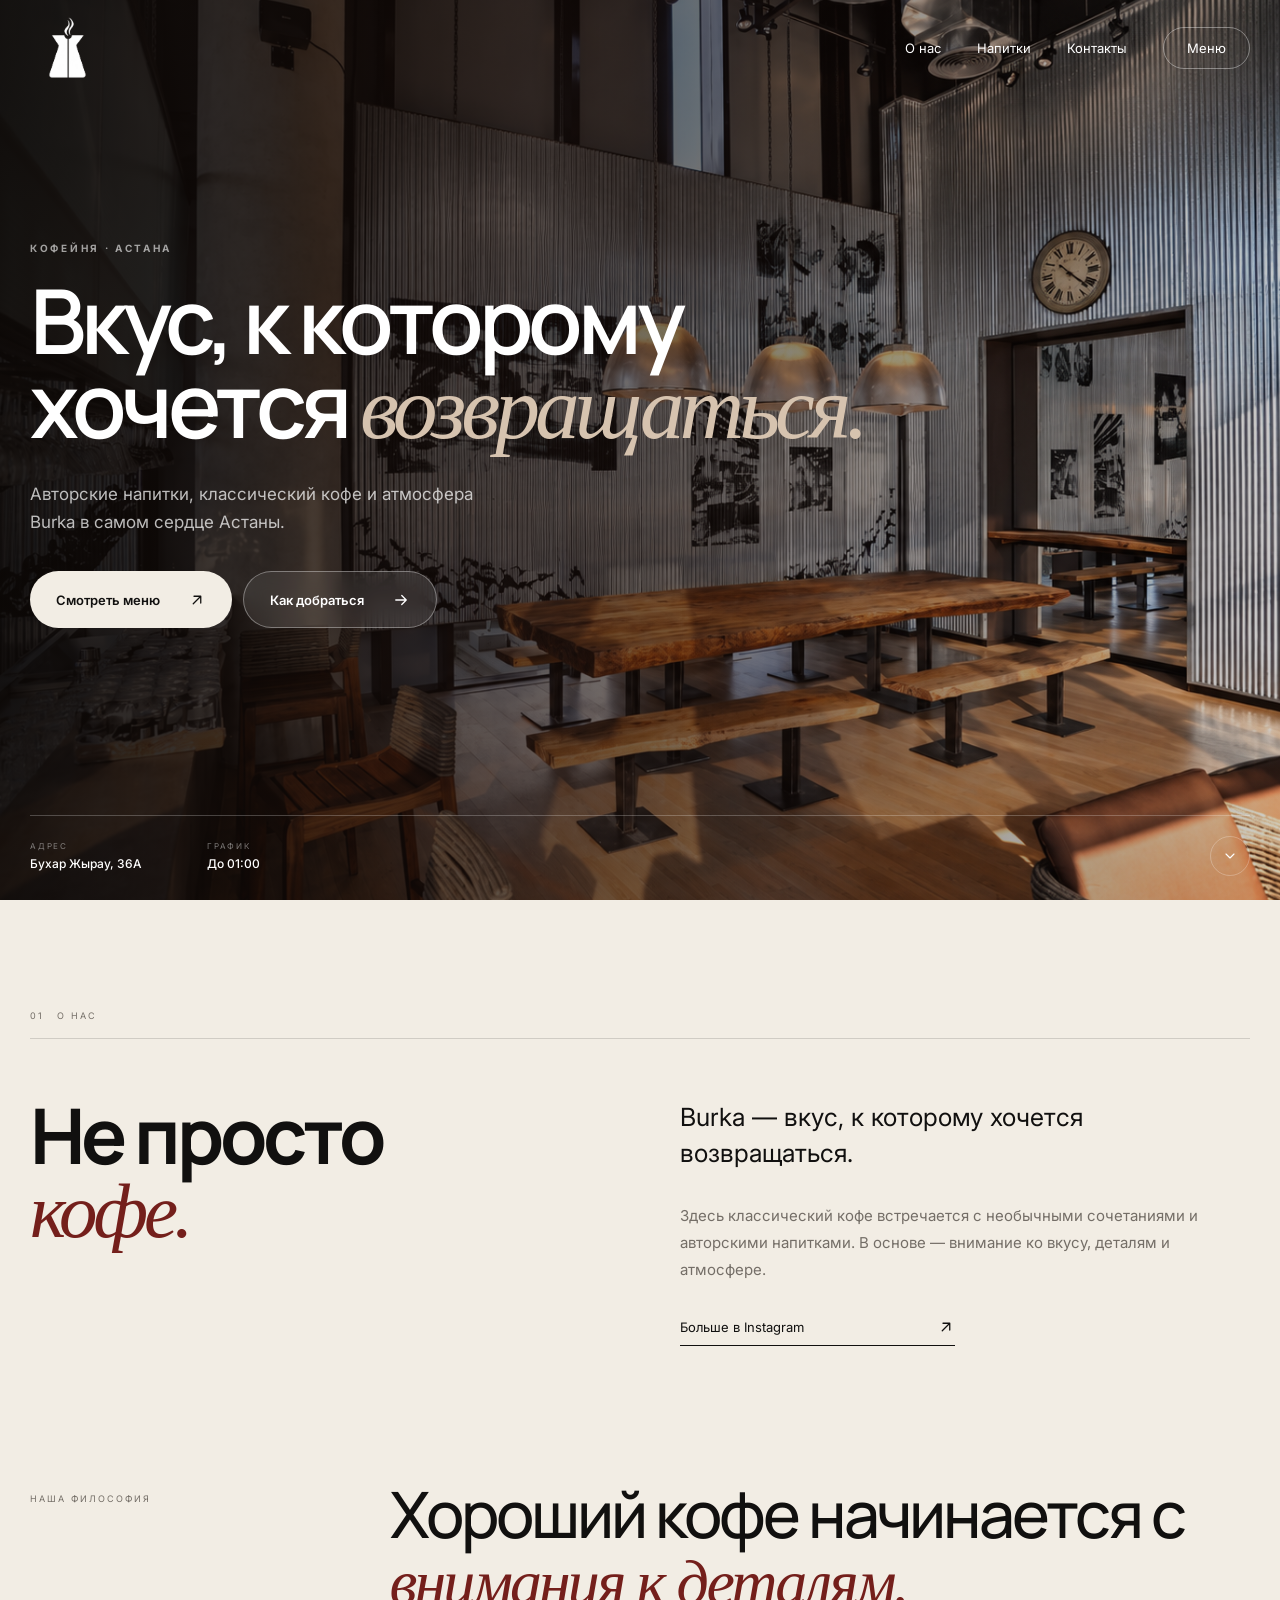
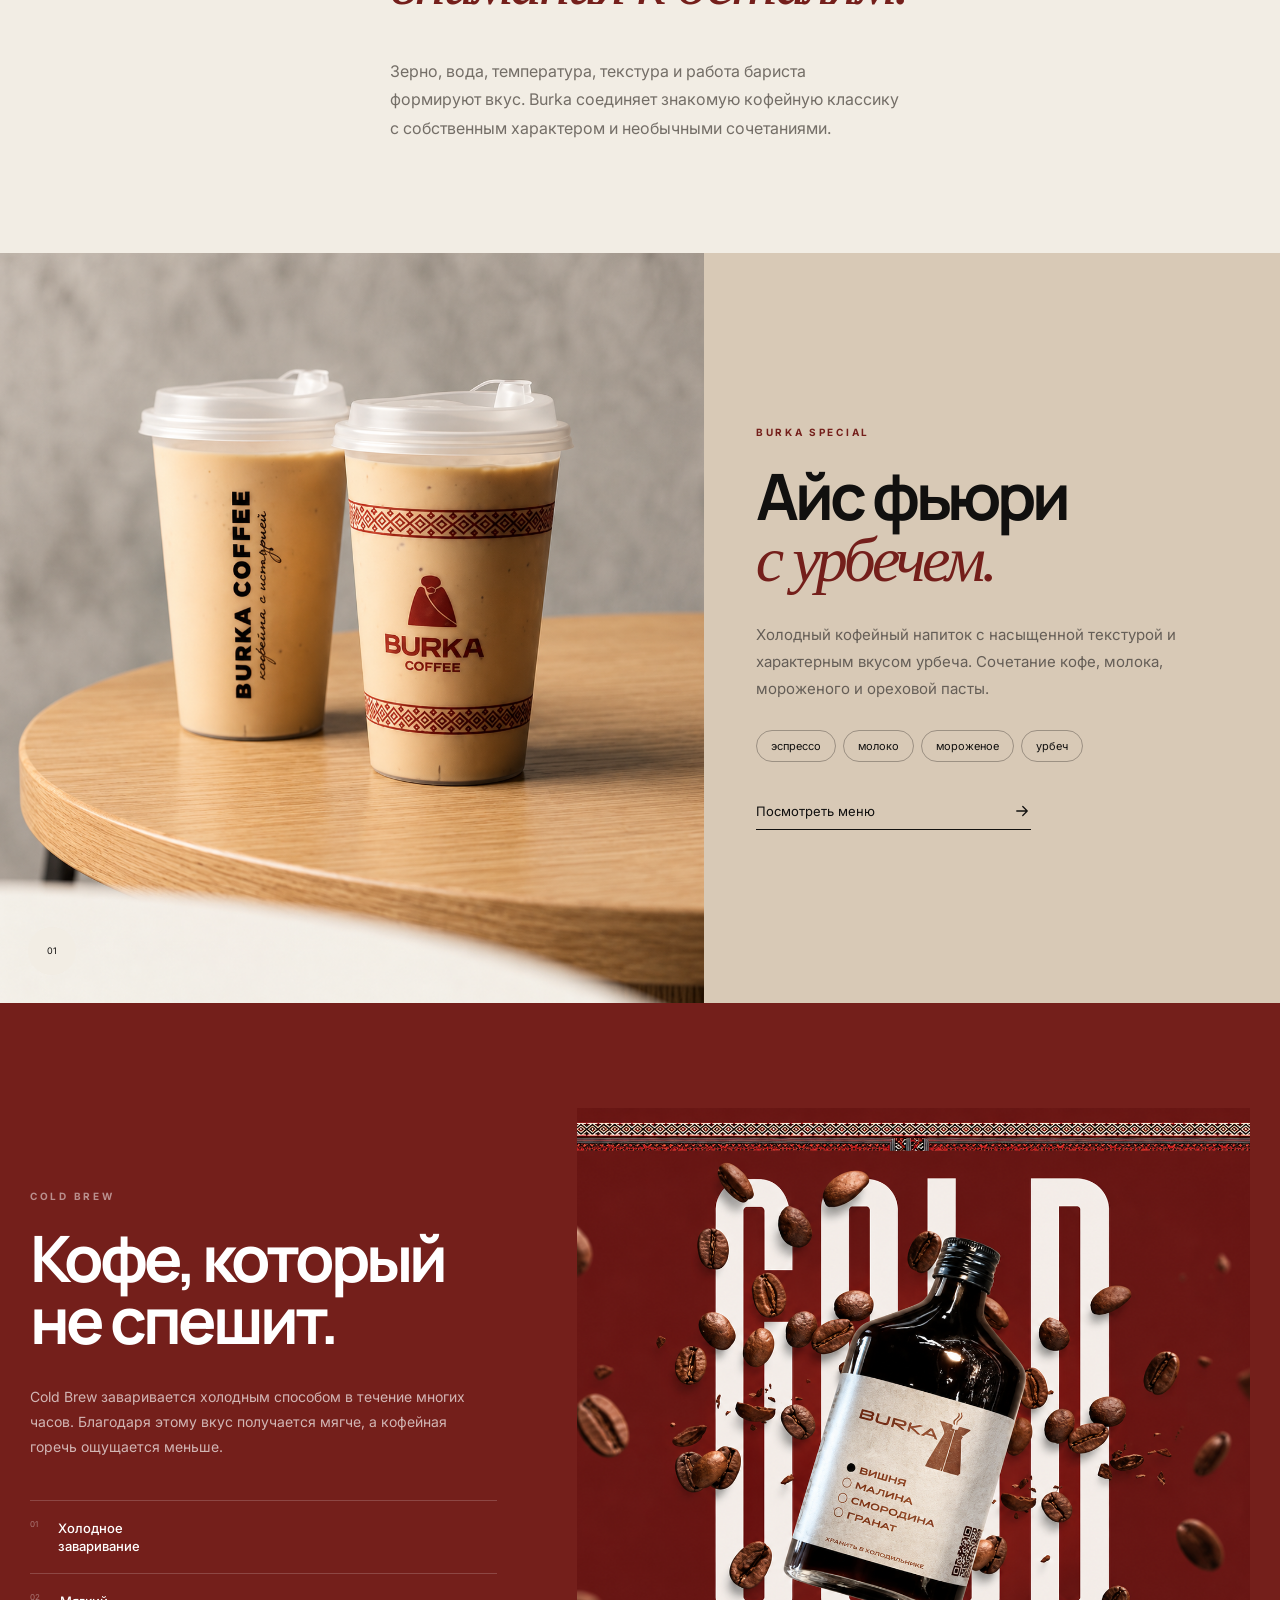
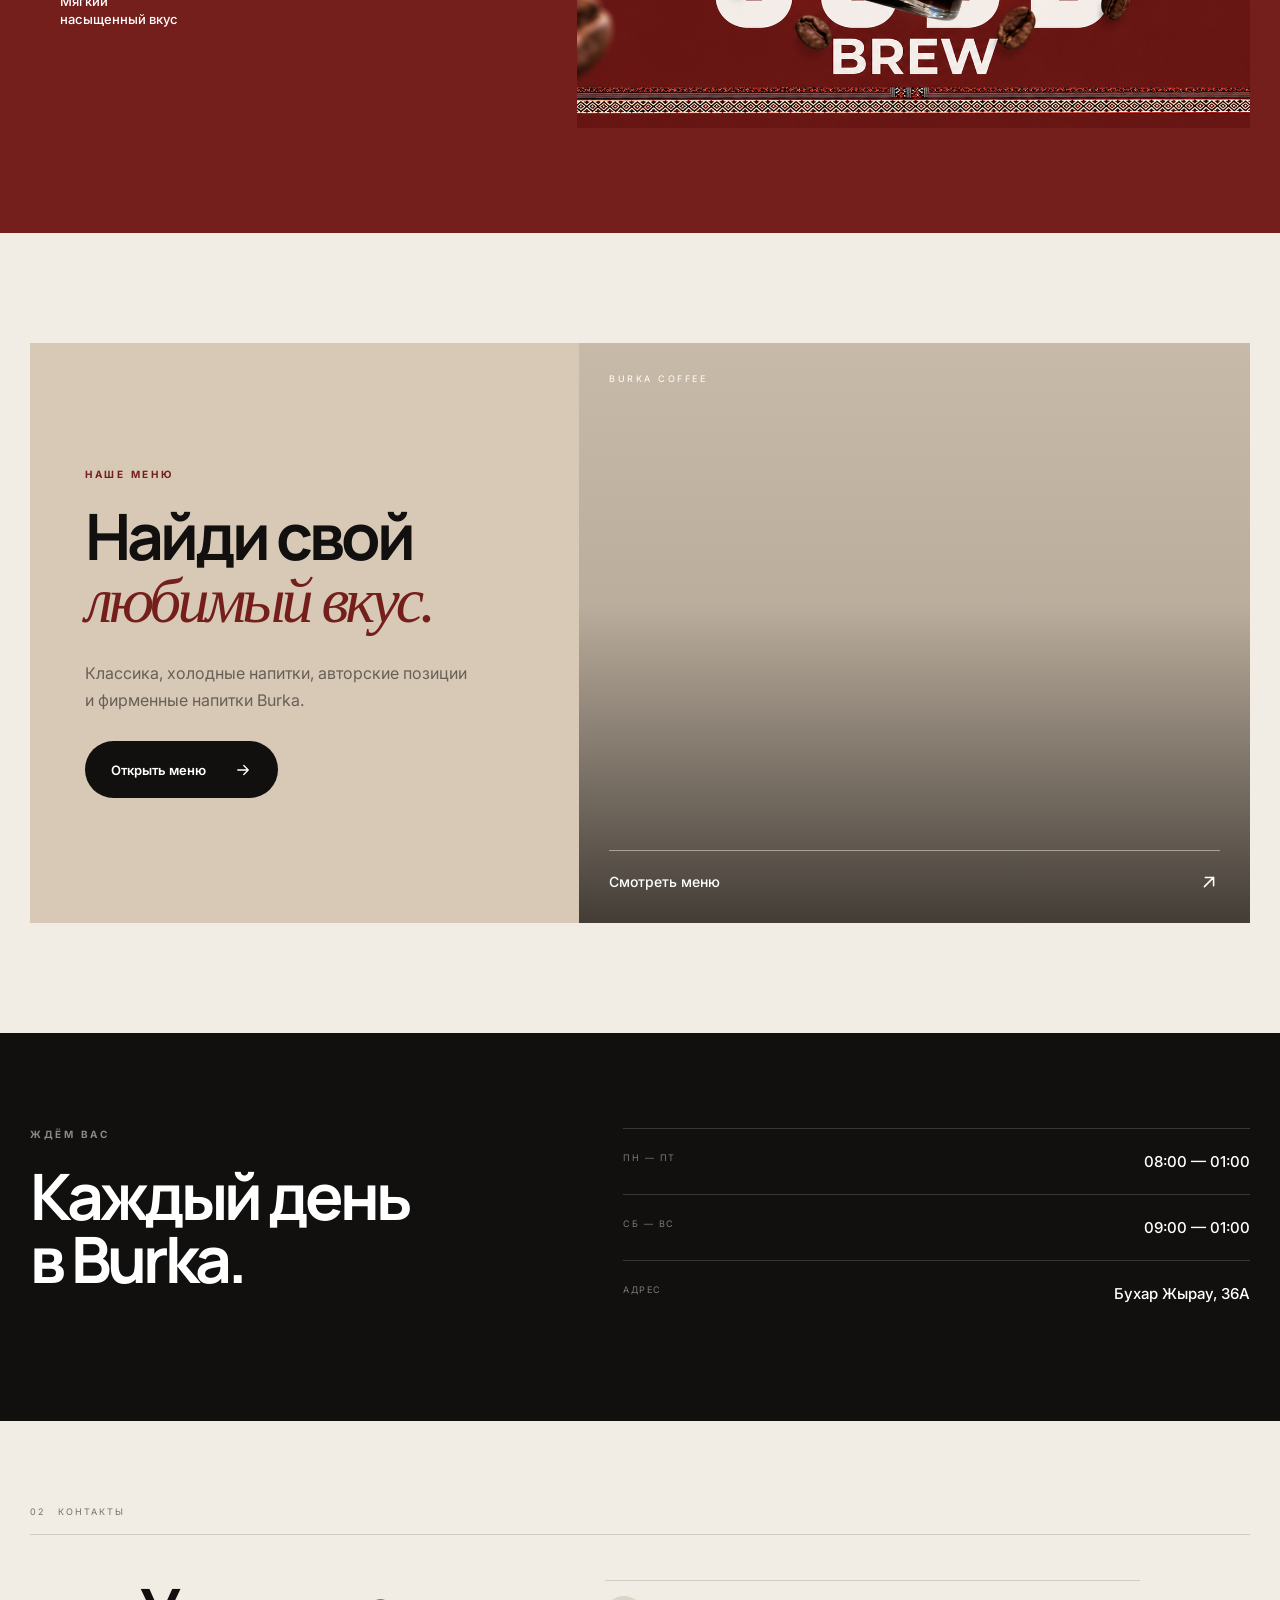
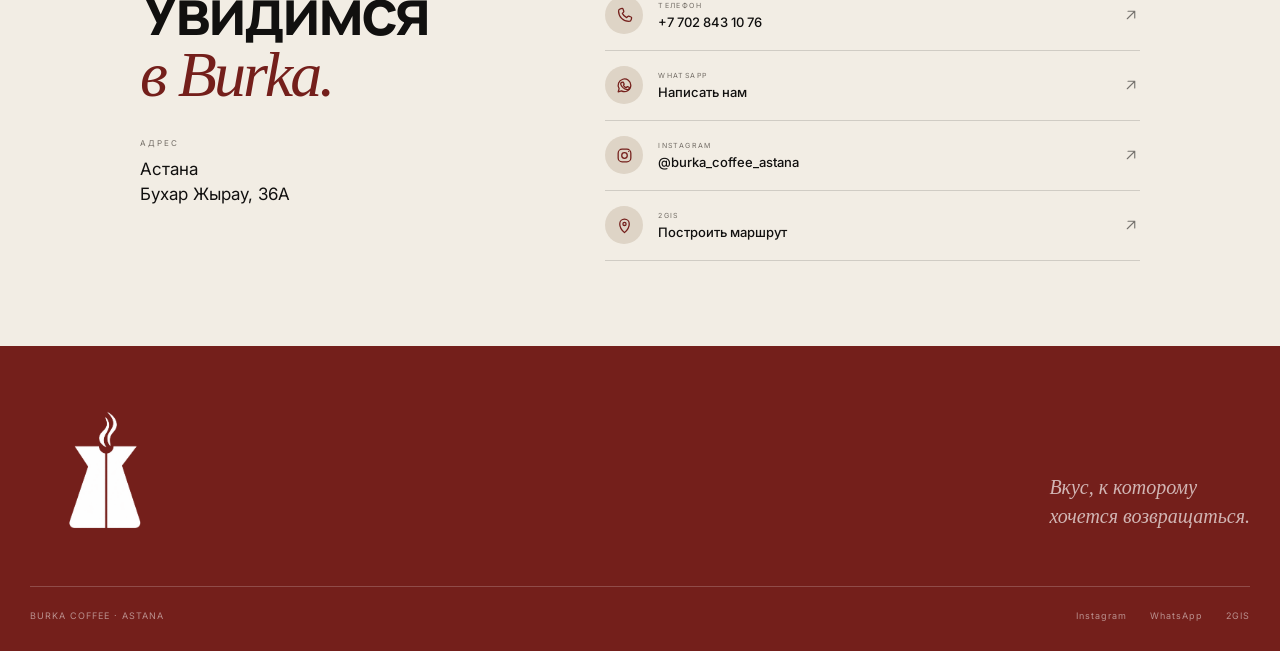
<file: index.html>
<!DOCTYPE html>
<html lang="ru">

<head>
    <meta charset="UTF-8">
    <meta name="viewport" content="width=device-width, initial-scale=1.0">

    <title>Burka Coffee — Астана</title>

    <meta name="description"
        content="Burka Coffee — кофейня в Астане. Авторские напитки, Cold Brew и кофе, к которому хочется возвращаться.">

    <link rel="preconnect" href="https://fonts.googleapis.com">
    <link rel="preconnect" href="https://fonts.gstatic.com" crossorigin>

    <link href="https://fonts.googleapis.com/css2?family=Inter:wght@400;500;600;700&family=Manrope:wght@400;500;600;700;800&display=swap"
        rel="stylesheet">

    <link rel="stylesheet" href="style.css">
</head>

<body>


<!-- ================= HEADER ================= -->

<header class="header" id="header">

    <div class="container nav">

        <a href="#home" class="logo">
            <img src="images/logo.png" alt="Burka Coffee">
        </a>

        <nav class="desktop-nav">
            <a href="#about">О нас</a>
            <a href="#drinks">Напитки</a>
            <a href="#contacts">Контакты</a>
            <a href="menu.html" class="nav-menu-button">Меню</a>
        </nav>

        <button class="burger" id="burger" aria-label="Открыть меню">
            <span></span>
            <span></span>
        </button>

    </div>


    <!-- MOBILE MENU -->

    <nav class="mobile-menu" id="mobileMenu">

        <div class="mobile-menu-inner">

            <span class="mobile-menu-label">
                BURKA COFFEE / ASTANA
            </span>

            <a href="#about" class="mobile-link">
                <span>О нас</span>

                <svg viewBox="0 0 24 24">
                    <path d="M7 17L17 7M8 7h9v9"/>
                </svg>
            </a>

            <a href="#drinks" class="mobile-link">
                <span>Напитки</span>

                <svg viewBox="0 0 24 24">
                    <path d="M7 17L17 7M8 7h9v9"/>
                </svg>
            </a>

            <a href="#contacts" class="mobile-link">
                <span>Контакты</span>

                <svg viewBox="0 0 24 24">
                    <path d="M7 17L17 7M8 7h9v9"/>
                </svg>
            </a>

            <a href="menu.html" class="mobile-menu-main">

                <span>Открыть меню</span>

                <svg viewBox="0 0 24 24">
                    <path d="M5 12h14M13 6l6 6-6 6"/>
                </svg>

            </a>

            <div class="mobile-socials">

                <a href="https://www.instagram.com/burka_coffee_astana/"
                   target="_blank">
                    Instagram
                </a>

                <a href="https://wa.me/77028431076"
                   target="_blank">
                    WhatsApp
                </a>

            </div>

        </div>

    </nav>

</header>


<main>


<!-- ================= HERO ================= -->

<section class="hero" id="home">

    <div class="hero-photo"></div>
    <div class="hero-overlay"></div>

    <div class="container hero-content">

        <span class="eyebrow hero-eyebrow reveal">
            КОФЕЙНЯ · АСТАНА
        </span>

        <h1 class="reveal">
            Вкус, к которому<br>
            хочется <em>возвращаться.</em>
        </h1>

        <p class="hero-text reveal">
            Авторские напитки, классический кофе
            и атмосфера Burka в самом сердце Астаны.
        </p>

        <div class="hero-buttons reveal">

            <a href="menu.html" class="button button-light">

                <span>Смотреть меню</span>

                <svg viewBox="0 0 24 24">
                    <path d="M7 17L17 7M8 7h9v9"/>
                </svg>

            </a>

            <a href="https://2gis.kz/astana/geo/70000001114037147"
               target="_blank"
               class="button button-glass">

                <span>Как добраться</span>

                <svg viewBox="0 0 24 24">
                    <path d="M5 12h14M13 6l6 6-6 6"/>
                </svg>

            </a>

        </div>

    </div>


    <div class="container hero-bottom">

        <div class="hero-info">
            <small>АДРЕС</small>
            <strong>Бухар Жырау, 36А</strong>
        </div>

        <div class="hero-info">
            <small>ГРАФИК</small>
            <strong>До 01:00</strong>
        </div>

        <a href="#about" class="scroll-button">

            <svg viewBox="0 0 24 24">
                <path d="M6 9l6 6 6-6"/>
            </svg>

        </a>

    </div>

</section>


<!-- ================= ABOUT ================= -->

<section class="section about" id="about">

    <div class="container">

        <div class="section-line reveal">
            <span>01</span>
            <span>О НАС</span>
        </div>

        <div class="about-grid">

            <div class="about-title reveal">

                <h2>
                    Не просто<br>
                    <em>кофе.</em>
                </h2>

            </div>

            <div class="about-copy reveal">

                <p class="about-lead">
                    Burka — вкус, к которому хочется возвращаться.
                </p>

                <p>
                    Здесь классический кофе встречается
                    с необычными сочетаниями и авторскими
                    напитками. В основе — внимание ко вкусу,
                    деталям и атмосфере.
                </p>

                <a href="https://www.instagram.com/burka_coffee_astana/"
                   target="_blank"
                   class="line-link">

                    <span>Больше в Instagram</span>

                    <svg viewBox="0 0 24 24">
                        <path d="M7 17L17 7M8 7h9v9"/>
                    </svg>

                </a>

            </div>

        </div>

    </div>

</section>


<!-- ================= PHILOSOPHY ================= -->

<section class="section philosophy">

    <div class="container philosophy-grid">

        <div class="philosophy-label reveal">
            НАША ФИЛОСОФИЯ
        </div>

        <div class="philosophy-content reveal">

            <h2>
                Хороший кофе начинается
                с <em>внимания к деталям.</em>
            </h2>

            <p>
                Зерно, вода, температура, текстура и работа
                бариста формируют вкус. Burka соединяет
                знакомую кофейную классику с собственным
                характером и необычными сочетаниями.
            </p>

        </div>

    </div>

</section>


<!-- ================= ICE FURY ================= -->

<section class="drink-feature" id="drinks">

    <div class="drink-photo ice-photo">

        <span class="photo-index">
            01
        </span>

    </div>

    <div class="drink-content reveal">

        <span class="eyebrow wine">
            BURKA SPECIAL
        </span>

        <h2>
            Айс фьюри<br>
            <em>с урбечем.</em>
        </h2>

        <p>
            Холодный кофейный напиток с насыщенной
            текстурой и характерным вкусом урбеча.
            Сочетание кофе, молока, мороженого
            и ореховой пасты.
        </p>

        <div class="ingredient-list">
            <span>эспрессо</span>
            <span>молоко</span>
            <span>мороженое</span>
            <span>урбеч</span>
        </div>

        <a href="menu.html" class="line-link dark-line">

            <span>Посмотреть меню</span>

            <svg viewBox="0 0 24 24">
                <path d="M5 12h14M13 6l6 6-6 6"/>
            </svg>

        </a>

    </div>

</section>


<!-- ================= COLD BREW ================= -->

<section class="coldbrew">

    <div class="container coldbrew-grid">

        <div class="coldbrew-content reveal">

            <span class="eyebrow muted-light">
                COLD BREW
            </span>

            <h2>
                Кофе, который<br>
                не спешит.
            </h2>

            <p>
                Cold Brew заваривается холодным способом
                в течение многих часов. Благодаря этому
                вкус получается мягче, а кофейная горечь
                ощущается меньше.
            </p>

            <div class="cold-detail">

                <span>01</span>

                <strong>
                    Холодное<br>
                    заваривание
                </strong>

            </div>

            <div class="cold-detail">

                <span>02</span>

                <strong>
                    Мягкий<br>
                    насыщенный вкус
                </strong>

            </div>

        </div>

        <div class="coldbrew-photo reveal"></div>

    </div>

</section>


<!-- ================= MENU CTA ================= -->

<section class="section menu-preview">

    <div class="container">

        <div class="menu-preview-card reveal">

            <div class="menu-preview-copy">

                <span class="eyebrow wine">
                    НАШЕ МЕНЮ
                </span>

                <h2>
                    Найди свой<br>
                    <em>любимый вкус.</em>
                </h2>

                <p>
                    Классика, холодные напитки,
                    авторские позиции и фирменные
                    напитки Burka.
                </p>

                <a href="menu.html"
                   class="button button-dark">

                    <span>Открыть меню</span>

                    <svg viewBox="0 0 24 24">
                        <path d="M5 12h14M13 6l6 6-6 6"/>
                    </svg>

                </a>

            </div>


            <!--
                ФОТО В БЛОКЕ "НАШЕ МЕНЮ"

                Картинка уже подключена.
                Ничего сюда вставлять не нужно.
            -->

            <a href="menu.html"
               class="menu-preview-photo">

                <div class="menu-photo-overlay"></div>

                <span class="menu-photo-label">
                    BURKA COFFEE
                </span>

                <div class="menu-photo-button">

                    <span>Смотреть меню</span>

                    <svg viewBox="0 0 24 24">
                        <path d="M7 17L17 7M8 7h9v9"/>
                    </svg>

                </div>

            </a>

        </div>

    </div>

</section>


<!-- ================= HOURS ================= -->

<section class="hours">

    <div class="container hours-grid">

        <div class="hours-title reveal">

            <span class="eyebrow muted-light">
                ЖДЁМ ВАС
            </span>

            <h2>
                Каждый день<br>
                в Burka.
            </h2>

        </div>

        <div class="hours-table reveal">

            <div class="hours-row">
                <span>ПН — ПТ</span>
                <strong>08:00 — 01:00</strong>
            </div>

            <div class="hours-row">
                <span>СБ — ВС</span>
                <strong>09:00 — 01:00</strong>
            </div>

            <div class="hours-row">
                <span>АДРЕС</span>
                <strong>Бухар Жырау, 36А</strong>
            </div>

        </div>

    </div>

</section>


<!-- ================= CONTACTS ================= -->

<section class="section contacts" id="contacts">

    <div class="container">

        <div class="section-line reveal">
            <span>02</span>
            <span>КОНТАКТЫ</span>
        </div>

        <div class="contacts-grid">

            <div class="contacts-main reveal">

                <h2>
                    Увидимся<br>
                    <em>в Burka.</em>
                </h2>

                <div class="address">

                    <small>АДРЕС</small>

                    <p>
                        Астана<br>
                        Бухар Жырау, 36А
                    </p>

                </div>

            </div>


            <div class="contact-actions reveal">


                <!-- PHONE -->

                <a href="tel:+77028431076"
                   class="contact-row">

                    <span class="contact-icon">

                        <svg viewBox="0 0 24 24">
                            <path d="M6.7 3.5l2.2-.5c.5-.1 1 .2 1.2.7l1 3c.1.4 0 .8-.3 1.1L9.3 9.3c1.1 2.3 3 4.2 5.4 5.4l1.5-1.5c.3-.3.7-.4 1.1-.3l3 1c.5.2.8.7.7 1.2l-.5 2.2c-.3 1.3-1.5 2.2-2.8 2.2C10.4 19.5 4.5 13.6 4.5 6.3c0-1.3.9-2.5 2.2-2.8z"/>
                        </svg>

                    </span>

                    <div>
                        <small>ТЕЛЕФОН</small>
                        <strong>+7 702 843 10 76</strong>
                    </div>

                    <svg class="contact-arrow"
                         viewBox="0 0 24 24">

                        <path d="M7 17L17 7M8 7h9v9"/>

                    </svg>

                </a>


                <!-- WHATSAPP -->

                <a href="https://wa.me/77028431076"
                   target="_blank"
                   class="contact-row">

                    <span class="contact-icon">

                        <svg viewBox="0 0 24 24">
                            <path d="M20 11.8a8 8 0 0 1-11.8 7L4 20l1.2-4A8 8 0 1 1 20 11.8z"/>
                            <path d="M9 8.2c.2-.4.4-.4.7-.4h.5c.2 0 .4 0 .5.4l.8 1.8c.1.3.1.5-.1.7l-.6.7c-.2.2-.1.4 0 .6.7 1.2 1.7 2.1 2.9 2.7.3.1.5.1.7-.1l.8-1c.2-.2.4-.3.7-.2l1.8.8c.3.1.5.3.5.5 0 .3-.2 1.4-.9 2-.6.5-1.4.8-2.3.6-1.3-.3-3.1-1-4.9-2.6-1.5-1.4-2.5-3-2.8-4.2-.3-1 .1-1.8.7-2.3z"/>
                        </svg>

                    </span>

                    <div>
                        <small>WHATSAPP</small>
                        <strong>Написать нам</strong>
                    </div>

                    <svg class="contact-arrow"
                         viewBox="0 0 24 24">

                        <path d="M7 17L17 7M8 7h9v9"/>

                    </svg>

                </a>


                <!-- INSTAGRAM -->

                <a href="https://www.instagram.com/burka_coffee_astana/"
                   target="_blank"
                   class="contact-row">

                    <span class="contact-icon">

                        <svg viewBox="0 0 24 24">
                            <rect x="4" y="4"
                                  width="16"
                                  height="16"
                                  rx="5"/>
                            <circle cx="12"
                                    cy="12"
                                    r="3.5"/>
                            <circle cx="17.3"
                                    cy="6.8"
                                    r=".8"
                                    class="svg-fill"/>
                        </svg>

                    </span>

                    <div>
                        <small>INSTAGRAM</small>
                        <strong>@burka_coffee_astana</strong>
                    </div>

                    <svg class="contact-arrow"
                         viewBox="0 0 24 24">

                        <path d="M7 17L17 7M8 7h9v9"/>

                    </svg>

                </a>


                <!-- LOCATION -->

                <a href="https://2gis.kz/astana/geo/70000001114037147"
                   target="_blank"
                   class="contact-row">

                    <span class="contact-icon">

                        <svg viewBox="0 0 24 24">
                            <path d="M12 21s6-5.2 6-11a6 6 0 1 0-12 0c0 5.8 6 11 6 11z"/>
                            <circle cx="12"
                                    cy="10"
                                    r="2"/>
                        </svg>

                    </span>

                    <div>
                        <small>2GIS</small>
                        <strong>Построить маршрут</strong>
                    </div>

                    <svg class="contact-arrow"
                         viewBox="0 0 24 24">

                        <path d="M7 17L17 7M8 7h9v9"/>

                    </svg>

                </a>

            </div>

        </div>

    </div>

</section>


</main>


<!-- ================= FOOTER ================= -->

<footer class="footer">

    <div class="container footer-main">

        <img src="images/logo.png"
             alt="Burka Coffee"
             class="footer-logo">

        <p>
            Вкус, к которому<br>
            хочется возвращаться.
        </p>

    </div>

    <div class="container footer-bottom">

        <span>BURKA COFFEE · ASTANA</span>

        <div>

            <a href="https://www.instagram.com/burka_coffee_astana/"
               target="_blank">
                Instagram
            </a>

            <a href="https://wa.me/77028431076"
               target="_blank">
                WhatsApp
            </a>

            <a href="https://2gis.kz/astana/geo/70000001114037147"
               target="_blank">
                2GIS
            </a>

        </div>

    </div>

</footer>


<script src="script.js"></script>

</body>
</html>
</file>
<file: style.css>
:root {
    --wine: #741f1b;
    --wine-dark: #4d1411;

    --cream: #f2ede4;
    --sand: #d8c9b6;

    --black: #11100f;
    --gray: #746e67;

    --line: rgba(17, 16, 15, .15);

    --container: 1220px;
}


/* ================= RESET ================= */

* {
    margin: 0;
    padding: 0;
    box-sizing: border-box;
}

html {
    scroll-behavior: smooth;
}

body {
    background: var(--cream);
    color: var(--black);

    font-family: "Inter", sans-serif;

    overflow-x: hidden;
}

body.menu-open,
body.viewer-open {
    overflow: hidden;
}

a {
    color: inherit;
    text-decoration: none;
}

button {
    font: inherit;
}

img {
    display: block;
    max-width: 100%;
}

svg {
    display: block;
}

.container {
    width: min(calc(100% - 48px), var(--container));
    margin-inline: auto;
}

.section {
    padding: 110px 0;
}


/* ================= GLOBAL SVG ================= */

.button svg,
.line-link svg,
.scroll-button svg,
.mobile-link svg,
.mobile-menu-main svg {
    width: 18px;
    height: 18px;

    fill: none;
    stroke: currentColor;
    stroke-width: 1.7;

    stroke-linecap: round;
    stroke-linejoin: round;
}


/* ================= HEADER ================= */

.header {
    position: fixed;

    top: 0;
    left: 0;

    width: 100%;

    z-index: 1000;

    padding: 17px 0;

    transition:
        background .3s ease,
        padding .3s ease,
        box-shadow .3s ease;
}

.header.scrolled {
    padding: 10px 0;

    background: rgba(15, 13, 12, .94);

    backdrop-filter: blur(16px);
    -webkit-backdrop-filter: blur(16px);

    box-shadow:
        0 1px 0 rgba(255,255,255,.08);
}

.nav {
    position: relative;

    z-index: 1100;

    display: flex;
    align-items: center;
    justify-content: space-between;
}


/* LOGO */

.logo {
    position: relative;

    z-index: 1101;

    display: flex;
    align-items: center;
}

.logo img {
    width: 75px;
    height: 62px;

    object-fit: contain;

    filter: brightness(0) invert(1);
}


/* DESKTOP NAV */

.desktop-nav {
    display: flex;
    align-items: center;

    gap: 36px;

    color: white;

    font-size: 13px;
}

.desktop-nav > a {
    transition: opacity .2s ease;
}

.desktop-nav > a:hover {
    opacity: .65;
}

.nav-menu-button {
    padding: 12px 23px;

    border: 1px solid rgba(255,255,255,.38);
    border-radius: 100px;
}


/* ================= BURGER ================= */

.burger {
    position: relative;

    z-index: 1101;

    display: none;

    width: 45px;
    height: 45px;

    border: 1px solid rgba(255,255,255,.35);
    border-radius: 50%;

    background: rgba(0,0,0,.1);

    cursor: pointer;
}

.burger span {
    position: absolute;

    left: 50%;

    width: 17px;
    height: 1.5px;

    background: white;

    transform: translateX(-50%);

    transition:
        top .3s ease,
        transform .3s ease;
}

.burger span:first-child {
    top: 18px;
}

.burger span:last-child {
    top: 25px;
}

.burger.active span:first-child {
    top: 22px;

    transform:
        translateX(-50%)
        rotate(45deg);
}

.burger.active span:last-child {
    top: 22px;

    transform:
        translateX(-50%)
        rotate(-45deg);
}


/* ================= MOBILE MENU ================= */

.mobile-menu {
    position: fixed;

    inset: 0;

    z-index: 1050;

    width: 100%;
    height: 100dvh;

    background:
        radial-gradient(
            circle at 90% 10%,
            rgba(145, 44, 36, .65),
            transparent 38%
        ),
        linear-gradient(
            150deg,
            #171210 0%,
            #251311 45%,
            #5a1714 100%
        );

    color: white;

    opacity: 0;
    visibility: hidden;
    pointer-events: none;

    transform: translateY(-12px);

    transition:
        opacity .3s ease,
        visibility .3s ease,
        transform .3s ease;
}

.mobile-menu.active {
    opacity: 1;
    visibility: visible;
    pointer-events: auto;

    transform: translateY(0);
}

.mobile-menu-inner {
    height: 100%;

    padding:
        max(120px, env(safe-area-inset-top))
        24px
        max(35px, env(safe-area-inset-bottom));

    display: flex;
    flex-direction: column;
}

.mobile-menu-label {
    margin-bottom: 25px;

    font-size: 9px;

    letter-spacing: 2.4px;

    color: rgba(255,255,255,.42);
}

.mobile-link {
    min-height: 75px;

    display: flex;
    align-items: center;
    justify-content: space-between;

    border-bottom:
        1px solid rgba(255,255,255,.16);

    font-family: "Manrope", sans-serif;

    font-size: clamp(29px, 8vw, 39px);

    font-weight: 500;
}

.mobile-link svg {
    width: 24px;
    height: 24px;

    opacity: .55;
}

.mobile-menu-main {
    min-height: 61px;

    margin-top: 28px;

    padding: 0 21px;

    display: flex;
    align-items: center;
    justify-content: space-between;

    border: 1px solid rgba(255,255,255,.35);
    border-radius: 100px;

    background: rgba(255,255,255,.08);

    font-size: 15px;
    font-weight: 600;
}

.mobile-socials {
    margin-top: auto;

    display: flex;

    gap: 25px;

    font-size: 11px;

    color: rgba(255,255,255,.55);
}


/* ================= HERO ================= */

.hero {
    position: relative;

    min-height: 100svh;

    display: flex;
    align-items: center;

    overflow: hidden;

    color: white;
}

.hero-photo {
    position: absolute;

    inset: -15px;

    background:
        #251b17
        url("images/hero.jpg")
        center / cover no-repeat;

    transform: scale(1.025);
}

.hero-overlay {
    position: absolute;

    inset: 0;

    background:
        linear-gradient(
            90deg,
            rgba(12, 8, 6, .92) 0%,
            rgba(22, 12, 9, .68) 40%,
            rgba(22, 12, 9, .20) 100%
        );
}

.hero-content {
    position: relative;

    z-index: 2;

    padding-top: 70px;
    padding-bottom: 100px;
}

.eyebrow {
    display: block;

    font-size: 10px;
    font-weight: 700;

    letter-spacing: 2.7px;
}

.hero-eyebrow {
    margin-bottom: 24px;

    color: rgba(255,255,255,.6);
}

.hero h1 {
    max-width: 940px;

    font-family: "Manrope", sans-serif;

    font-size: clamp(55px, 7vw, 100px);

    font-weight: 600;

    line-height: .94;

    letter-spacing: -5px;
}

.hero h1 em,
.about h2 em,
.philosophy h2 em,
.drink-content h2 em,
.menu-preview h2 em,
.contacts h2 em,
.menu-page-title em {
    font-family: Georgia, serif;

    font-weight: 400;
    font-style: italic;
}

.hero h1 em {
    color: #d6c3af;
}

.hero-text {
    max-width: 460px;

    margin-top: 30px;

    font-size: 17px;

    line-height: 1.65;

    color: rgba(255,255,255,.72);
}

.hero-buttons {
    display: flex;

    gap: 11px;

    margin-top: 35px;
}


/* ================= BUTTONS ================= */

.button {
    min-height: 57px;

    padding: 0 26px;

    display: inline-flex;
    align-items: center;
    justify-content: center;

    gap: 28px;

    border-radius: 100px;

    font-size: 13px;
    font-weight: 600;

    transition:
        transform .2s ease,
        background .2s ease;
}

.button:hover {
    transform: translateY(-2px);
}

.button-light {
    background: var(--cream);
    color: var(--black);
}

.button-glass {
    border: 1px solid rgba(255,255,255,.35);

    background: rgba(255,255,255,.08);

    backdrop-filter: blur(10px);
}

.button-dark {
    background: var(--black);
    color: white;
}


/* HERO BOTTOM */

.hero-bottom {
    position: absolute;

    z-index: 3;

    left: 50%;
    bottom: 0;

    transform: translateX(-50%);

    padding: 20px 0 24px;

    border-top:
        1px solid rgba(255,255,255,.23);

    display: flex;
    align-items: center;

    gap: 65px;
}

.hero-info {
    display: flex;
    flex-direction: column;

    gap: 5px;
}

.hero-info small {
    font-size: 8px;

    letter-spacing: 1.8px;

    color: rgba(255,255,255,.45);
}

.hero-info strong {
    font-size: 12px;
    font-weight: 500;
}

.scroll-button {
    width: 40px;
    height: 40px;

    margin-left: auto;

    display: flex;
    align-items: center;
    justify-content: center;

    border: 1px solid rgba(255,255,255,.25);
    border-radius: 50%;
}

.scroll-button svg {
    width: 16px;
    height: 16px;
}


/* ================= SECTION LINE ================= */

.section-line {
    padding-bottom: 17px;
    margin-bottom: 60px;

    border-bottom: 1px solid var(--line);

    display: flex;

    gap: 13px;

    font-size: 9px;

    letter-spacing: 2px;

    color: var(--gray);
}


/* ================= ABOUT ================= */

.about-grid {
    display: grid;

    grid-template-columns: 1fr 1fr;

    gap: 80px;
}

.about-title h2 {
    font-family: "Manrope", sans-serif;

    font-size: clamp(55px, 6vw, 88px);

    line-height: .95;

    letter-spacing: -4px;
}

.about-title em {
    color: var(--wine);
}

.about-copy {
    max-width: 550px;
}

.about-lead {
    margin-bottom: 30px;

    font-size: 25px !important;

    color: var(--black) !important;

    line-height: 1.45 !important;
}

.about-copy p {
    font-size: 15px;

    line-height: 1.8;

    color: var(--gray);
}

.line-link {
    width: min(100%, 275px);

    margin-top: 35px;
    padding-bottom: 9px;

    border-bottom: 1px solid currentColor;

    display: flex;
    align-items: center;
    justify-content: space-between;

    font-size: 13px;
}


/* ================= PHILOSOPHY ================= */

.philosophy {
    padding-top: 25px;
}

.philosophy-grid {
    display: grid;

    grid-template-columns: .65fr 2fr;

    gap: 80px;
}

.philosophy-label {
    padding-top: 12px;

    font-size: 9px;

    letter-spacing: 2px;

    color: var(--gray);
}

.philosophy-content {
    max-width: 850px;
}

.philosophy-content h2 {
    font-family: "Manrope", sans-serif;

    font-size: clamp(42px, 5vw, 70px);

    font-weight: 500;

    line-height: 1.04;

    letter-spacing: -3px;
}

.philosophy-content em {
    color: var(--wine);
}

.philosophy-content p {
    max-width: 510px;

    margin-top: 40px;

    line-height: 1.8;

    color: var(--gray);
}


/* ================= ICE FURY ================= */

.drink-feature {
    min-height: 750px;

    display: grid;

    grid-template-columns: 1.1fr .9fr;

    background: var(--sand);
}

.drink-photo {
    position: relative;

    min-height: 650px;

    background-position: center;
    background-size: cover;
    background-repeat: no-repeat;
}

.ice-photo {
    background-image:
        url("images/ice-fury.jpg");
}

.photo-index {
    position: absolute;

    left: 28px;
    bottom: 28px;

    width: 48px;
    height: 48px;

    display: flex;
    align-items: center;
    justify-content: center;

    border-radius: 50%;

    background: var(--cream);

    font-size: 9px;
}

.drink-content {
    padding: 80px 9%;

    display: flex;
    flex-direction: column;
    justify-content: center;
}

.wine {
    color: var(--wine);
}

.drink-content h2 {
    margin-top: 27px;

    font-family: "Manrope", sans-serif;

    font-size: clamp(50px, 5vw, 76px);

    line-height: .96;

    letter-spacing: -4px;
}

.drink-content h2 em {
    color: var(--wine);
}

.drink-content > p {
    max-width: 470px;

    margin-top: 30px;

    font-size: 15px;

    line-height: 1.8;

    color: #655e57;
}

.ingredient-list {
    display: flex;
    flex-wrap: wrap;

    gap: 7px;

    margin-top: 28px;
}

.ingredient-list span {
    padding: 8px 14px;

    border: 1px solid rgba(17,16,15,.3);
    border-radius: 100px;

    font-size: 11px;
}

.dark-line {
    margin-top: 40px;
}


/* ================= COLD BREW ================= */

.coldbrew {
    padding: 105px 0;

    background: var(--wine);

    color: white;
}

.coldbrew-grid {
    display: grid;

    grid-template-columns: .82fr 1.18fr;

    gap: 80px;

    align-items: center;
}

.muted-light {
    color: rgba(255,255,255,.5);
}

.coldbrew-content h2 {
    margin-top: 25px;

    font-family: "Manrope", sans-serif;

    font-size: clamp(50px, 5vw, 73px);

    line-height: .98;

    letter-spacing: -4px;
}

.coldbrew-content > p {
    max-width: 450px;

    margin: 32px 0 40px;

    font-size: 14px;

    line-height: 1.8;

    color: rgba(255,255,255,.67);
}

.cold-detail {
    padding: 18px 0;

    border-top:
        1px solid rgba(255,255,255,.18);

    display: flex;

    gap: 20px;
}

.cold-detail span {
    font-size: 8px;

    color: rgba(255,255,255,.4);
}

.cold-detail strong {
    font-size: 13px;

    font-weight: 500;

    line-height: 1.4;
}

.coldbrew-photo {
    min-height: 620px;

    background:
        #5b1814
        url("images/cold-brew.jpg")
        center / cover no-repeat;
}


/* ============================================
   MENU PREVIEW — NEW VERSION
============================================ */

.menu-preview-card {
    min-height: 580px;

    display: grid;

    grid-template-columns: .9fr 1.1fr;

    overflow: hidden;

    background: #d8c9b6;
}

.menu-preview-copy {
    padding: 65px 55px;

    display: flex;
    flex-direction: column;
    align-items: flex-start;
    justify-content: center;
}

.menu-preview-copy h2 {
    margin-top: 25px;

    font-family: "Manrope", sans-serif;

    font-size: clamp(48px, 5vw, 70px);

    line-height: .98;

    letter-spacing: -4px;
}

.menu-preview-copy h2 em {
    color: var(--wine);
}

.menu-preview-copy p {
    max-width: 390px;

    margin: 27px 0;

    line-height: 1.7;

    color: #686058;
}


/*
   КАРТИНКА БЛОКА "НАШЕ МЕНЮ"

   Я специально использовал удалённую
   кофейную фотографию, поэтому тебе
   ничего добавлять в images не надо.
*/

.menu-preview-photo {
    position: relative;

    min-height: 580px;

    overflow: hidden;

    background-image:
        url("https://images.unsplash.com/photo-1445116572660-236099ec97a0?auto=format&fit=crop&w=1600&q=90");

    background-size: cover;
    background-position: center;

    color: white;
}

.menu-preview-photo::before {
    content: "";

    position: absolute;

    inset: 0;

    background: inherit;

    background-size: cover;
    background-position: center;

    transition: transform .7s cubic-bezier(.2,.8,.2,1);
}

.menu-preview-photo:hover::before {
    transform: scale(1.045);
}

.menu-photo-overlay {
    position: absolute;

    z-index: 1;

    inset: 0;

    background:
        linear-gradient(
            180deg,
            rgba(10,7,5,.08),
            rgba(10,7,5,.14) 45%,
            rgba(10,7,5,.72) 100%
        );
}

.menu-photo-label {
    position: absolute;

    z-index: 2;

    top: 30px;
    left: 30px;

    font-size: 9px;

    letter-spacing: 2.5px;
}

.menu-photo-button {
    position: absolute;

    z-index: 2;

    left: 30px;
    right: 30px;
    bottom: 30px;

    padding-top: 20px;

    border-top:
        1px solid rgba(255,255,255,.45);

    display: flex;
    align-items: center;
    justify-content: space-between;

    font-size: 14px;
    font-weight: 500;
}

.menu-photo-button svg {
    width: 22px;
    height: 22px;

    fill: none;

    stroke: white;
    stroke-width: 1.7;

    stroke-linecap: round;
    stroke-linejoin: round;
}


/* ================= HOURS ================= */

.hours {
    padding: 95px 0;

    background: var(--black);

    color: white;
}

.hours-grid {
    display: grid;

    grid-template-columns: .9fr 1.1fr;

    gap: 80px;
}

.hours-title h2 {
    margin-top: 25px;

    font-family: "Manrope", sans-serif;

    font-size: clamp(48px, 5vw, 70px);

    line-height: .98;

    letter-spacing: -4px;
}

.hours-row {
    padding: 23px 0;

    border-top:
        1px solid rgba(255,255,255,.17);

    display: flex;
    justify-content: space-between;

    gap: 30px;
}

.hours-row span {
    font-size: 9px;

    letter-spacing: 1.5px;

    color: rgba(255,255,255,.45);
}

.hours-row strong {
    font-size: 15px;

    font-weight: 500;

    text-align: right;
}


/* ================= CONTACTS ================= */

.contacts {
    padding-top: 85px;
    padding-bottom: 85px;
}

.contacts .section-line {
    margin-bottom: 45px;
}

.contacts-grid {
    max-width: 1000px;

    margin-inline: auto;

    display: grid;

    grid-template-columns: .85fr 1.15fr;

    gap: 70px;
}

.contacts-main h2 {
    font-family: "Manrope", sans-serif;

    font-size: clamp(45px, 5vw, 64px);

    line-height: .96;

    letter-spacing: -3px;
}

.contacts-main h2 em {
    color: var(--wine);
}

.address {
    margin-top: 32px;
}

.address small {
    display: block;

    margin-bottom: 9px;

    font-size: 8px;

    letter-spacing: 2px;

    color: var(--gray);
}

.address p {
    font-size: 17px;

    line-height: 1.5;
}

.contact-actions {
    border-bottom: 1px solid var(--line);
}

.contact-row {
    min-height: 70px;

    border-top: 1px solid var(--line);

    display: flex;
    align-items: center;

    gap: 15px;

    transition:
        padding .25s ease,
        background .25s ease;
}

.contact-row:hover {
    padding-left: 8px;
}

.contact-row > div {
    display: flex;
    flex-direction: column;

    gap: 4px;
}

.contact-row small {
    font-size: 7px;

    letter-spacing: 1.4px;

    color: var(--gray);
}

.contact-row strong {
    font-size: 13px;

    font-weight: 500;
}


/* ================= REAL SVG ICONS ================= */

.contact-icon {
    width: 38px;
    height: 38px;

    flex: 0 0 38px;

    display: flex;
    align-items: center;
    justify-content: center;

    border-radius: 50%;

    background: #ded4c6;
}

.contact-icon svg {
    width: 19px;
    height: 19px;

    fill: none;

    stroke: var(--wine);
    stroke-width: 1.6;

    stroke-linecap: round;
    stroke-linejoin: round;
}

.contact-icon .svg-fill {
    fill: var(--wine);
    stroke: none;
}

.contact-arrow {
    width: 18px;
    height: 18px;

    margin-left: auto;

    fill: none;

    stroke: var(--black);
    stroke-width: 1.5;

    stroke-linecap: round;
    stroke-linejoin: round;

    opacity: .55;

    transition:
        transform .25s ease,
        opacity .25s ease;
}

.contact-row:hover .contact-arrow {
    transform: translate(2px, -2px);

    opacity: 1;
}


/* ================= FOOTER ================= */

.footer {
    padding: 65px 0 30px;

    background: var(--wine);

    color: white;
}

.footer-main {
    padding-bottom: 55px;

    display: flex;
    align-items: flex-end;
    justify-content: space-between;
}

.footer-logo {
    width: 150px;
    max-height: 120px;

    object-fit: contain;

    filter: brightness(0) invert(1);
}

.footer-main p {
    font-family: Georgia, serif;

    font-size: 20px;
    font-style: italic;

    line-height: 1.45;

    color: rgba(255,255,255,.67);
}

.footer-bottom {
    padding-top: 23px;

    border-top:
        1px solid rgba(255,255,255,.2);

    display: flex;
    justify-content: space-between;

    font-size: 9px;

    letter-spacing: 1px;

    color: rgba(255,255,255,.5);
}

.footer-bottom div {
    display: flex;

    gap: 23px;
}


/* ============================================
   MENU PAGE
============================================ */

.menu-body {
    background: var(--cream);
}

.menu-page-header {
    padding: 20px 0;

    background: var(--cream);
}

.menu-page-nav {
    display: flex;
    align-items: center;
    justify-content: space-between;
}

.menu-page-logo img {
    width: 70px;
    height: 55px;

    object-fit: contain;
}

.back-link {
    display: flex;
    align-items: center;

    gap: 13px;

    font-size: 12px;
}

.back-arrow {
    width: 9px;
    height: 9px;

    border-left: 1.5px solid currentColor;
    border-bottom: 1.5px solid currentColor;

    transform: rotate(45deg);
}

.menu-nav-space {
    width: 60px;
}

.menu-page-main {
    min-height: 100vh;
}

.menu-page-hero {
    padding: 75px 0 65px;
}

.menu-page-hero .eyebrow {
    color: var(--wine);
}

.menu-page-title {
    margin-top: 24px;

    font-family: "Manrope", sans-serif;

    font-size: clamp(70px, 12vw, 150px);

    line-height: .8;

    letter-spacing: -8px;
}

.menu-page-title em {
    color: var(--wine);
}

.menu-page-description {
    max-width: 430px;

    margin-top: 45px;

    font-size: 15px;

    line-height: 1.7;

    color: var(--gray);
}


/* MENU GRID */

.menu-gallery {
    padding-bottom: 100px;
}

.menu-grid {
    display: grid;

    grid-template-columns:
        repeat(2, minmax(0, 1fr));

    gap: 18px;
}

.menu-image {
    position: relative;

    width: 100%;

    padding: 0;

    border: none;

    background: #ddd3c4;

    overflow: hidden;

    cursor: zoom-in;
}

.menu-image img {
    width: 100%;
    height: auto;

    object-fit: contain;

    transition:
        transform .35s ease,
        filter .35s ease;
}

.menu-image:hover img {
    transform: scale(1.015);

    filter: brightness(.94);
}


/* ZOOM SVG-STYLE ICON */

.zoom-icon {
    position: absolute;

    right: 14px;
    bottom: 14px;

    width: 38px;
    height: 38px;

    border-radius: 50%;

    background: rgba(17,16,15,.78);

    backdrop-filter: blur(10px);
}

.zoom-icon::before {
    content: "";

    position: absolute;

    width: 10px;
    height: 10px;

    left: 10px;
    top: 9px;

    border: 1.5px solid white;
    border-radius: 50%;
}

.zoom-icon::after {
    content: "";

    position: absolute;

    width: 8px;
    height: 1.5px;

    left: 20px;
    top: 22px;

    background: white;

    transform: rotate(45deg);
}


/* ================= IMAGE VIEWER ================= */

.image-viewer {
    position: fixed;

    inset: 0;

    z-index: 5000;

    padding: 70px 85px;

    background: rgba(10,9,8,.97);

    display: flex;
    align-items: center;
    justify-content: center;

    opacity: 0;
    visibility: hidden;
    pointer-events: none;

    transition:
        opacity .25s ease,
        visibility .25s ease;
}

.image-viewer.active {
    opacity: 1;
    visibility: visible;
    pointer-events: auto;
}

.viewer-image {
    display: block;

    max-width: min(850px, 78vw);
    max-height: 88vh;

    object-fit: contain;
}

.viewer-close {
    position: absolute;

    top: 22px;
    right: 25px;

    width: 47px;
    height: 47px;

    border:
        1px solid rgba(255,255,255,.25);

    border-radius: 50%;

    background: rgba(255,255,255,.06);

    cursor: pointer;
}

.viewer-close::before,
.viewer-close::after {
    content: "";

    position: absolute;

    left: 50%;
    top: 50%;

    width: 17px;
    height: 1.5px;

    background: white;
}

.viewer-close::before {
    transform:
        translate(-50%, -50%)
        rotate(45deg);
}

.viewer-close::after {
    transform:
        translate(-50%, -50%)
        rotate(-45deg);
}

.viewer-nav {
    position: absolute;

    top: 50%;

    width: 50px;
    height: 50px;

    border:
        1px solid rgba(255,255,255,.25);

    border-radius: 50%;

    background: rgba(255,255,255,.06);

    cursor: pointer;

    transform: translateY(-50%);
}

.viewer-nav::before {
    content: "";

    position: absolute;

    width: 10px;
    height: 10px;

    left: 50%;
    top: 50%;

    border-top: 1.5px solid white;
    border-right: 1.5px solid white;
}

.viewer-prev {
    left: 22px;
}

.viewer-prev::before {
    transform:
        translate(-35%, -50%)
        rotate(-135deg);
}

.viewer-next {
    right: 22px;
}

.viewer-next::before {
    transform:
        translate(-65%, -50%)
        rotate(45deg);
}

.viewer-counter {
    position: absolute;

    left: 50%;
    bottom: 20px;

    transform: translateX(-50%);

    color: rgba(255,255,255,.65);

    font-size: 11px;

    letter-spacing: 2px;
}


/* ================= REVEAL ================= */

.reveal {
    opacity: 0;

    transform: translateY(27px);

    transition:
        opacity .8s cubic-bezier(.2,.8,.2,1),
        transform .8s cubic-bezier(.2,.8,.2,1);
}

.reveal.visible {
    opacity: 1;

    transform: translateY(0);
}


/* ================= TABLET ================= */

@media (max-width: 900px) {

    .desktop-nav {
        display: none;
    }

    .burger {
        display: block;
    }

    .about-grid,
    .philosophy-grid,
    .coldbrew-grid,
    .hours-grid {
        grid-template-columns: 1fr;
    }

    .drink-feature {
        grid-template-columns: 1fr;
    }

    .drink-photo {
        min-height: 600px;
    }

    .menu-preview-card {
        grid-template-columns: 1fr;
    }

    .contacts-grid {
        grid-template-columns: 1fr;

        gap: 45px;
    }

}


/* ================= MOBILE ================= */

@media (max-width: 600px) {

    .container {
        width: calc(100% - 32px);
    }

    .section {
        padding: 70px 0;
    }


    /* HEADER */

    .header {
        padding: 10px 0;
    }

    .logo img {
        width: 55px;
        height: 48px;
    }

    .burger {
        width: 42px;
        height: 42px;
    }

    .burger span:first-child {
        top: 17px;
    }

    .burger span:last-child {
        top: 23px;
    }

    .burger.active span:first-child,
    .burger.active span:last-child {
        top: 20px;
    }


    /* MOBILE MENU */

    .mobile-menu-inner {
        padding-top:
            max(100px, env(safe-area-inset-top));
    }


    /* HERO */

    .hero {
        min-height: 100svh;

        align-items: flex-end;
    }

    .hero-photo {
        inset: 0;

        background-position: 54% center;

        transform: none;
    }

    .hero-overlay {
        background:
            linear-gradient(
                0deg,
                rgba(10,7,6,.97) 0%,
                rgba(15,9,7,.77) 37%,
                rgba(20,11,8,.25) 100%
            );
    }

    .hero-content {
        padding-top: 125px;
        padding-bottom: 150px;
    }

    .hero-eyebrow {
        margin-bottom: 18px;
    }

    .hero h1 {
        font-size: clamp(43px, 13vw, 60px);

        line-height: .97;

        letter-spacing: -3px;
    }

    .hero-text {
        max-width: 330px;

        margin-top: 20px;

        font-size: 13px;

        line-height: 1.6;
    }

    .hero-buttons {
        width: 100%;

        margin-top: 26px;

        flex-direction: column;
    }

    .button {
        width: 100%;

        justify-content: space-between;
    }

    .hero-bottom {
        padding: 18px 0;

        gap: 20px;
    }

    .hero-info strong {
        font-size: 10px;
    }

    .scroll-button {
        display: none;
    }

    .hero-info:nth-child(2) {
        margin-left: auto;
    }


    /* ABOUT */

    .section-line {
        margin-bottom: 40px;
    }

    .about-grid {
        gap: 35px;
    }

    .about-title h2 {
        font-size: 54px;

        letter-spacing: -3px;
    }

    .about-lead {
        font-size: 20px !important;
    }

    .about-copy p {
        font-size: 13px;
    }


    /* PHILOSOPHY */

    .philosophy {
        padding-top: 0;
    }

    .philosophy-grid {
        gap: 25px;
    }

    .philosophy-content h2 {
        font-size: 39px;

        letter-spacing: -2px;
    }

    .philosophy-content p {
        margin-top: 28px;

        font-size: 13px;
    }


    /* ICE FURY */

    .drink-photo {
        min-height: 500px;

        background-position: center;
    }

    .drink-content {
        padding: 60px 24px;
    }

    .drink-content h2 {
        font-size: 50px;

        letter-spacing: -3px;
    }

    .drink-content > p {
        font-size: 13px;
    }


    /* COLD BREW */

    .coldbrew {
        padding: 70px 0;
    }

    .coldbrew-grid {
        gap: 45px;
    }

    .coldbrew-content h2 {
        font-size: 48px;

        letter-spacing: -3px;
    }

    .coldbrew-content > p {
        font-size: 13px;
    }

    .coldbrew-photo {
        min-height: 470px;
    }


    /* MENU PREVIEW */

    .menu-preview-card {
        min-height: auto;
    }

    .menu-preview-copy {
        padding: 52px 23px;
    }

    .menu-preview-copy h2 {
        font-size: 47px;

        letter-spacing: -3px;
    }

    .menu-preview-copy p {
        font-size: 13px;
    }

    .menu-preview-photo {
        min-height: 420px;

        background-position: center;
    }

    .menu-photo-label {
        top: 20px;
        left: 20px;
    }

    .menu-photo-button {
        left: 20px;
        right: 20px;
        bottom: 20px;

        font-size: 13px;
    }


    /* HOURS */

    .hours {
        padding: 70px 0;
    }

    .hours-grid {
        gap: 40px;
    }

    .hours-title h2 {
        font-size: 48px;

        letter-spacing: -3px;
    }

    .hours-row {
        padding: 20px 0;

        flex-direction: column;

        gap: 7px;
    }

    .hours-row strong {
        text-align: left;

        font-size: 14px;
    }


    /* CONTACTS */

    .contacts {
        padding: 65px 0;
    }

    .contacts-grid {
        gap: 35px;
    }

    .contacts-main h2 {
        font-size: 49px;
    }

    .contact-row {
        min-height: 65px;
    }

    .contact-row strong {
        font-size: 12px;
    }

    .contact-icon {
        width: 36px;
        height: 36px;

        flex-basis: 36px;
    }

    .contact-icon svg {
        width: 18px;
        height: 18px;
    }


    /* FOOTER */

    .footer {
        padding-top: 55px;
    }

    .footer-main {
        padding-bottom: 45px;

        flex-direction: column;
        align-items: flex-start;

        gap: 28px;
    }

    .footer-logo {
        width: 105px;
    }

    .footer-main p {
        font-size: 18px;
    }

    .footer-bottom {
        flex-direction: column;

        gap: 20px;
    }


    /* MENU PAGE */

    .menu-page-header {
        padding: 13px 0;
    }

    .menu-page-logo img {
        width: 55px;
        height: 45px;
    }

    .menu-page-hero {
        padding: 55px 0 45px;
    }

    .menu-page-title {
        margin-top: 20px;

        font-size: 72px;

        line-height: .82;

        letter-spacing: -5px;
    }

    .menu-page-description {
        margin-top: 32px;

        font-size: 13px;
    }


    /* 2 MENU IMAGES PER ROW */

    .menu-grid {
        grid-template-columns:
            repeat(2, minmax(0, 1fr));

        gap: 7px;
    }

    .menu-gallery {
        padding-bottom: 65px;
    }


    /* VIEWER */

    .image-viewer {
        padding: 65px 10px 75px;
    }

    .viewer-image {
        max-width: 100%;
        max-height: 78vh;
    }

    .viewer-close {
        top: 12px;
        right: 13px;

        width: 42px;
        height: 42px;
    }

    .viewer-nav {
        top: auto;
        bottom: 14px;

        width: 43px;
        height: 43px;

        transform: none;

        background: rgba(255,255,255,.08);
    }

    .viewer-prev {
        left: 13px;
    }

    .viewer-next {
        right: 13px;
    }

    .viewer-counter {
        bottom: 29px;
    }

}
</file>
